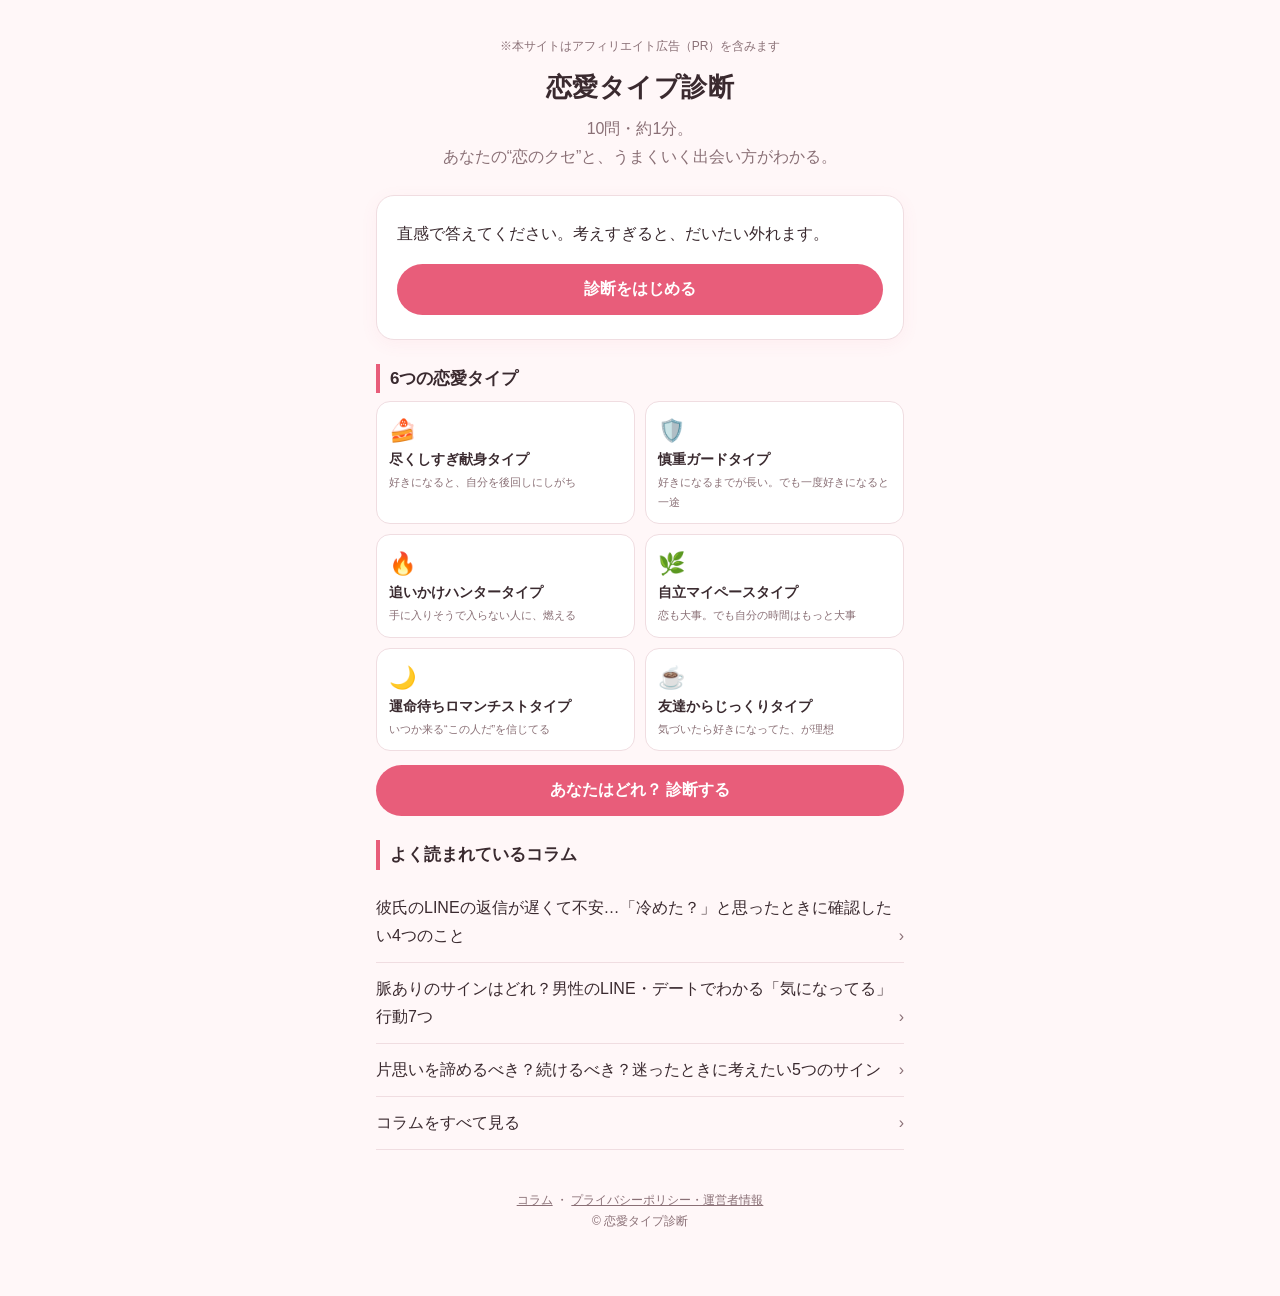
<file: index.html>
<!doctype html>
<html lang="ja">
<head>
<meta charset="utf-8">
<meta name="viewport" content="width=device-width,initial-scale=1">
<title>恋愛タイプ診断｜あなたの恋のクセ、10問でわかる</title>
<meta name="description" content="20代・30代女性のための恋愛タイプ診断。10問であなたの恋のクセと、うまくいく出会い方がわかります。">
<meta property="og:title" content="恋愛タイプ診断｜あなたの恋のクセ、10問でわかる">
<meta property="og:description" content="10問・約1分。あなたは6タイプのどれ？">
<meta property="og:type" content="website">
<style>
:root{
  --bg:#fff7f8;--card:#ffffff;--ink:#3a2a2f;--sub:#8a7076;--accent:#e85d7a;--accent2:#f7c6d0;--line:#f0dde1;
}
@media (prefers-color-scheme:dark){
  :root{--bg:#1f1719;--card:#2a2023;--ink:#f5e9ec;--sub:#bfa5ac;--accent:#ff7d97;--accent2:#5a3540;--line:#3d2d32;}
}
*{box-sizing:border-box}
body{margin:0;background:var(--bg);color:var(--ink);font-family:-apple-system,"Hiragino Sans","Noto Sans JP",sans-serif;line-height:1.75}
.wrap{max-width:560px;margin:0 auto;padding:24px 16px 64px}
.pr{font-size:12px;color:var(--sub);text-align:center;margin-bottom:8px}
h1{font-size:26px;text-align:center;margin:8px 0 4px;letter-spacing:.02em}
.lead{text-align:center;color:var(--sub);margin:0 0 24px}
.card{background:var(--card);border:1px solid var(--line);border-radius:18px;padding:24px 20px;box-shadow:0 4px 18px rgba(232,93,122,.06)}
.btn{display:block;width:100%;border:0;border-radius:999px;padding:15px;font-size:16px;font-weight:700;cursor:pointer;background:var(--accent);color:#fff;text-align:center;text-decoration:none}
.btn.ghost{background:transparent;color:var(--accent);border:2px solid var(--accent)}
.progress{height:6px;background:var(--line);border-radius:99px;overflow:hidden;margin-bottom:18px}
.progress i{display:block;height:100%;background:var(--accent);width:0;transition:width .3s}
.qno{font-size:13px;color:var(--accent);font-weight:700}
.q{font-size:18px;font-weight:700;margin:4px 0 18px}
.opt{display:block;width:100%;text-align:left;background:var(--bg);color:var(--ink);border:1.5px solid var(--line);border-radius:14px;padding:13px 16px;margin-bottom:10px;font-size:15px;cursor:pointer}
.opt:hover{border-color:var(--accent)}
.hidden{display:none}
.type-emoji{font-size:56px;text-align:center}
.type-name{font-size:22px;font-weight:800;text-align:center;margin:0}
.type-catch{text-align:center;color:var(--accent);font-weight:700;margin:4px 0 16px}
h2{font-size:17px;border-left:4px solid var(--accent);padding-left:10px;margin:24px 0 8px}
ul{padding-left:1.2em;margin:0}
.app{border:1px solid var(--line);border-radius:14px;padding:14px 16px;margin:10px 0}
.app b{font-size:16px}
.app p{margin:4px 0 10px;font-size:14px;color:var(--sub)}
.note{font-size:12px;color:var(--sub)}
.share{display:flex;gap:8px;margin-top:20px}
.share a{flex:1;font-size:14px;padding:12px}
.links{margin-top:12px}
.types{display:grid;grid-template-columns:1fr 1fr;gap:10px}
.types div{background:var(--card);border:1px solid var(--line);border-radius:14px;padding:12px;font-size:13px;line-height:1.5}
.types b{display:block;font-size:14px;margin:2px 0}
.types span{font-size:22px}
.types small{color:var(--sub)}
.links a{display:block;color:var(--ink);text-decoration:none;border-bottom:1px solid var(--line);padding:12px 0}
.links a::after{content:"›";float:right;color:var(--sub)}
footer{text-align:center;font-size:12px;color:var(--sub);margin-top:40px}
footer a{color:var(--sub)}
</style>
<script src="config.js"></script>
<script src="site.js"></script>
</head>
<body>
<div class="wrap">
  <p class="pr">※本サイトはアフィリエイト広告（PR）を含みます</p>

  <!-- スタート -->
  <section id="start">
    <h1>恋愛タイプ診断</h1>
    <p class="lead">10問・約1分。<br>あなたの“恋のクセ”と、うまくいく出会い方がわかる。</p>
    <div class="card">
      <p style="margin-top:0">直感で答えてください。考えすぎると、だいたい外れます。</p>
      <button class="btn" onclick="startQuiz()">診断をはじめる</button>
    </div>

    <h2>6つの恋愛タイプ</h2>
    <div class="types" id="typeGrid"></div>
    <button class="btn" style="margin-top:14px" onclick="startQuiz()">あなたはどれ？ 診断する</button>

    <h2>よく読まれているコラム</h2>
    <div class="links">
      <a href="column/line-slow.html">彼氏のLINEの返信が遅くて不安…「冷めた？」と思ったときに確認したい4つのこと</a>
      <a href="column/myakuari.html">脈ありのサインはどれ？男性のLINE・デートでわかる「気になってる」行動7つ</a>
      <a href="column/kataomoi.html">片思いを諦めるべき？続けるべき？迷ったときに考えたい5つのサイン</a>
      <a href="column/">コラムをすべて見る</a>
    </div>
  </section>

  <!-- 質問 -->
  <section id="quiz" class="hidden">
    <div class="progress"><i id="bar"></i></div>
    <div class="card">
      <div class="qno" id="qno"></div>
      <div class="q" id="qtext"></div>
      <div id="opts"></div>
    </div>
  </section>

  <!-- 結果 -->
  <section id="result" class="hidden">
    <div class="card">
      <p style="text-align:center;margin:0;color:var(--sub)">あなたは…</p>
      <div class="type-emoji" id="rEmoji"></div>
      <p class="type-name" id="rName"></p>
      <p class="type-catch" id="rCatch"></p>
      <p id="rDesc"></p>

      <h2>恋でやりがちなこと</h2>
      <ul id="rHabit"></ul>

      <h2>うまくいくコツ</h2>
      <ul id="rTips"></ul>

      <h2>相性がいい相手</h2>
      <p id="rMatch" style="margin:0"></p>

      <h2>あなたに向いている出会い方</h2>
      <p id="rMeet" style="margin:0 0 6px"></p>
      <div class="aff-box">
        <div id="rApps"></div>
        <p class="note">※PR｜マッチングアプリは18歳以上（高校生不可）のみ利用できます。</p>
      </div>

      <div class="aff-box">
        <h2>気になる人がいるなら、占いで相談</h2>
        <p id="rUranaiLead" style="margin:0 0 6px"></p>
        <div id="rUranai"></div>
        <p class="note">※PR｜占いは娯楽としてお楽しみください。料金・年齢などの利用条件は各公式サイトでご確認ください。</p>
      </div>

      <div class="share">
        <a class="btn" id="shareX" target="_blank" rel="noopener" onclick="track('share',{method:'x'})">Xでシェア</a>
        <a class="btn" id="shareLine" target="_blank" rel="noopener" style="background:#06c755" onclick="track('share',{method:'line'})">LINEで送る</a>
      </div>
      <button class="btn ghost" style="margin-top:10px" onclick="location.href=location.pathname">自分も診断する／もう一度</button>
    </div>
    <div class="links">
      <a id="rColumn" href="column/">このタイプ向けのコラムを読む</a>
    </div>
  </section>

  <footer>
    <a href="column/">コラム</a> ・ <a href="privacy.html">プライバシーポリシー・運営者情報</a><br>
    © 恋愛タイプ診断
  </footer>
</div>

<script>
/* サービス名・URLは config.js で管理 */

/* ===== 6タイプ ===== */
const TYPES = {
  tsukusu:{emoji:"🍰",name:"尽くしすぎ献身タイプ",catch:"好きになると、自分を後回しにしがち",
    desc:"相手の喜ぶ顔が何よりのごほうび。気が利くし、一緒にいて居心地がいいと言われるはず。ただ、頑張りすぎて「都合のいい人」扱いされたり、尽くした分の見返りがなくて急に冷めたりすることも。",
    habit:["LINEの返信は相手のペースに合わせる","デート代を多めに出してしまう","「重いかな」と思って本音を言えない"],
    tips:["“してあげたいこと”の前に“してほしいこと”を1つ伝える","尽くすのは付き合ってから。最初はもらう側に回る","自分の予定を先に埋めておく"],
    match:"ありがとうをちゃんと言える、マメな人",
    meet:"最初から真剣な人が多い場所の方が、あなたの優しさがちゃんと届きます。",apps:["ikukuru","omiai","with"],uranaiLead:"彼が本当はどう思っているのか。尽くしすぎる前に、一度プロに聞いてみるのもアリです。",uranai:["coconala","vernis", "linetalk"],col:"column/tsukusu.html"},
  guard:{emoji:"🛡️",name:"慎重ガードタイプ",catch:"好きになるまでが長い。でも一度好きになると一途",
    desc:"人を見る目はしっかり。軽いノリの誘いにはまず乗りません。その慎重さで失敗は少ないけれど、「いい人だけど何考えてるかわからない」と思われて、チャンスを逃していることも。",
    habit:["3回目のデートまで態度を決めない","褒められても素直に受け取れない","気づいたら相手が他の人と付き合っていた"],
    tips:["“まだ好きかわからない”を正直に伝えてOK","会う前のメッセージで価値観を確認しておく","1回目は短時間のお茶にしてハードルを下げる"],
    match:"急かさず待ってくれる、穏やかな人",
    meet:"会う前にじっくりやりとりできる場所が安心です。",apps:["ikukuru","with","pairs"],uranaiLead:"「この人で大丈夫？」と迷ったら、第三者の目線を借りると決めやすくなります。",uranai:["coconala","linetalk", "pureri"],col:"column/guard.html"},
  hunter:{emoji:"🔥",name:"追いかけハンタータイプ",catch:"手に入りそうで入らない人に、燃える",
    desc:"好きになったら自分から動ける行動派。恋のスタートダッシュは誰より速いです。ただ、追いかけている間が一番楽しくて、手に入ると急に冷めるパターンにも心当たりがあるはず。",
    habit:["返信が遅い人ほど気になる","優しすぎる人に物足りなさを感じる","付き合って3か月で冷める"],
    tips:["“ドキドキ”と“安心”は別物だと覚えておく","冷めかけたら、相手の好きなところを3つ書き出す","刺激はデートの中身でつくる"],
    match:"自分の世界を持っていて、ほどよく距離感のある人",
    meet:"出会いの数が多い場所で、たくさん会ってみるのが近道。",apps:["ikukuru","tapple","pairs"],uranaiLead:"追いかけている彼の気持ち、脈はあるのか。ひとりで考え込む前に相談してみて。",uranai:["coconala","pureri", "vernis"],col:"column/hunter.html"},
  jiritsu:{emoji:"🌿",name:"自立マイペースタイプ",catch:"恋も大事。でも自分の時間はもっと大事",
    desc:"仕事も趣味も充実していて、恋愛に依存しない大人なタイプ。一緒にいてラクと言われます。ただ、ひとりで完結できすぎて、相手が「必要とされてない」と感じて離れていくことも。",
    habit:["忙しいと連絡を3日放置する","頼るのが苦手で全部自分でやる","「結婚願望ある？」と聞かれて困る"],
    tips:["小さなお願いを1つしてみる（頼られると人は嬉しい）","会う頻度・連絡頻度は最初にすり合わせる","趣味が合う人を探すと自然に続く"],
    match:"同じく自立していて、束縛しない人",
    meet:"趣味や価値観でつながれる場所が向いています。",apps:["ikukuru","pairs","with"],uranaiLead:"忙しくて恋を後回しにしがちなあなたは、出会いのタイミングを占ってもらうのもおすすめ。",uranai:["coconala","linetalk", "vernis"],col:"column/jiritsu.html"},
  romance:{emoji:"🌙",name:"運命待ちロマンチストタイプ",catch:"いつか来る“この人だ”を信じてる",
    desc:"恋に対してまっすぐで、理想がはっきりしているタイプ。妥協しないのは素敵なこと。ただ、「自然な出会い」にこだわりすぎて、気づけば出会いの数そのものが少なくなっているかも。",
    habit:["ドラマみたいな出会いを待っている","第一印象でナシ判定しがち","元カレと比べてしまう"],
    tips:["“運命”は2回目以降に感じることが多いと知る","理想の条件を3つまでに絞る","出会い方はきっかけでしかない、と割り切る"],
    match:"記念日やサプライズを大事にしてくれる人",
    meet:"きっかけは何でもOK。真剣な人が多い場所なら、運命もそこにいます。",apps:["ikukuru","zexy","omiai"],uranaiLead:"運命の人はいつ現れる？ ロマンチストなあなたと、占いは相性抜群です。",uranai:["coconala","vernis", "pureri"],col:"column/romance.html"},
  tomodachi:{emoji:"☕",name:"友達からじっくりタイプ",catch:"気づいたら好きになってた、が理想",
    desc:"恋愛より先に“人として好き”から入るタイプ。長続きしやすく、付き合ってからの安定感は抜群。ただ、仲良くなりすぎて友達のまま終わる、を何度か経験していませんか？",
    habit:["いい感じの人と“親友”になってしまう","自分から好意を見せるのが恥ずかしい","告白されるまで待ってしまう"],
    tips:["2人きりで会う回数を意識して増やす","1回だけ“特別扱い”をしてみる","友達に戻れないラインを怖がらない"],
    match:"会話のテンポが合う、聞き上手な人",
    meet:"いきなり恋人探しより、会話を重ねられる場所が合っています。",apps:["ikukuru","with","pairs"],uranaiLead:"友達止まりの彼と、恋人になれる可能性は？ 進むか待つか、相談してみて。",uranai:["coconala","pureri", "linetalk"],col:"column/tomodachi.html"},
};

/* ===== 質問（各選択肢がどのタイプに加点するか） ===== */
const QUESTIONS = [
  {q:"気になる人からのLINE。返信はどうする？",o:[
    ["すぐ返す。待たせたくない",{tsukusu:2}],["あえて少し時間をおく",{hunter:2}],["気づいたときに返す",{jiritsu:2}],["何度も書き直してから送る",{guard:1,romance:1}]]},
  {q:"休日の理想の過ごし方は？",o:[
    ["恋人の行きたい場所に付き合う",{tsukusu:2}],["ひとりでカフェや趣味",{jiritsu:2}],["友達とワイワイ",{tomodachi:2}],["映画や漫画で恋愛ものに浸る",{romance:2}]]},
  {q:"「いいな」と思う人の特徴は？",o:[
    ["ちょっとミステリアス",{hunter:2}],["話していてラク",{tomodachi:2}],["誠実で約束を守る",{guard:2}],["夢や目標がある",{romance:1,jiritsu:1}]]},
  {q:"初デートで一番気になることは？",o:[
    ["相手が楽しんでるか",{tsukusu:2}],["この人、信用できるか",{guard:2}],["会話が続くか",{tomodachi:2}],["ときめきがあるか",{romance:1,hunter:1}]]},
  {q:"恋人とケンカ。どうなりがち？",o:[
    ["自分が先に謝る",{tsukusu:2}],["黙って距離をおく",{guard:1,jiritsu:1}],["ちゃんと話し合いたい",{tomodachi:2}],["感情的になってしまう",{hunter:1,romance:1}]]},
  {q:"恋が終わる理由で多いのは？",o:[
    ["尽くしすぎて疲れる",{tsukusu:2}],["なんとなく冷める",{hunter:2}],["忙しくてすれ違う",{jiritsu:2}],["始まらないまま終わる",{guard:1,tomodachi:1}]]},
  {q:"友達に恋愛相談されたら？",o:[
    ["とことん付き合う",{tsukusu:1,tomodachi:1}],["冷静に分析して答える",{guard:2}],["「行っちゃえ！」と背中を押す",{hunter:2}],["一緒に運命を信じる",{romance:2}]]},
  {q:"告白はどっちから？",o:[
    ["されたい。理想のシチュエーションで",{romance:2}],["自分から行く",{hunter:2}],["確信が持てるまでしない",{guard:2}],["自然な流れで、いつの間にか",{tomodachi:2}]]},
  {q:"恋人に一番求めるものは？",o:[
    ["必要としてくれること",{tsukusu:2}],["お互いの時間の尊重",{jiritsu:2}],["安心感",{guard:1,tomodachi:1}],["ドキドキ",{hunter:1,romance:1}]]},
  {q:"今のあなたの恋愛に一番近いのは？",o:[
    ["好きな人はいるけど進展しない",{tomodachi:1,guard:1}],["出会いがない",{romance:2}],["いつも同じパターンで失敗する",{tsukusu:1,hunter:1}],["今は仕事や趣味優先",{jiritsu:2}]]},
];

let idx=0; const score={};
Object.keys(TYPES).forEach(k=>score[k]=0);
const $=id=>document.getElementById(id);

function startQuiz(){ track("diag_start"); $("start").classList.add("hidden"); $("quiz").classList.remove("hidden"); render(); }
function render(){
  const q=QUESTIONS[idx];
  $("bar").style.width=(idx/QUESTIONS.length*100)+"%";
  $("qno").textContent=`Q${idx+1} / ${QUESTIONS.length}`;
  $("qtext").textContent=q.q;
  $("opts").innerHTML="";
  q.o.forEach(([label,pts])=>{
    const b=document.createElement("button"); b.className="opt"; b.textContent=label;
    b.onclick=()=>{ for(const k in pts) score[k]+=pts[k]; idx++; idx<QUESTIONS.length?render():showResult(); };
    $("opts").appendChild(b);
  });
}
function showResult(key){
  if(!key){ /* 同点のときはランダム（先頭タイプに偏らないように） */
    const max=Math.max(...Object.values(score));
    const top=Object.keys(score).filter(k=>score[k]===max);
    key=top[Math.floor(Math.random()*top.length)];
    track("diag_complete",{type:key});
  }
  const t=TYPES[key];
  history.replaceState(null,"","?type="+key);
  $("quiz").classList.add("hidden"); $("start").classList.add("hidden"); $("result").classList.remove("hidden");
  $("rEmoji").textContent=t.emoji; $("rName").textContent=t.name; $("rCatch").textContent=t.catch;
  $("rDesc").textContent=t.desc; $("rMatch").textContent=t.match; $("rMeet").textContent=t.meet;
  $("rHabit").innerHTML=t.habit.map(s=>`<li>${s}</li>`).join("");
  $("rTips").innerHTML=t.tips.map(s=>`<li>${s}</li>`).join("");
  $("rApps").innerHTML=t.apps.map(a=>affCard(a,"result_app")).join("");
  $("rUranaiLead").textContent=t.uranaiLead;
  $("rUranai").innerHTML=t.uranai.map(a=>affCard(a,"result_uranai")).join("");
  applyAff($("result"));
  $("rColumn").href=t.col;
  const url=location.origin+location.pathname+"?type="+key;
  const text=`私は「${t.name}」でした🫣 ${t.catch}\n#恋愛タイプ診断`;
  $("shareX").href="https://twitter.com/intent/tweet?text="+encodeURIComponent(text)+"&url="+encodeURIComponent(url);
  $("shareLine").href="https://social-plugins.line.me/lineit/share?url="+encodeURIComponent(url);
  window.scrollTo(0,0);
}
/* トップの6タイプ一覧 */
$("typeGrid").innerHTML=Object.values(TYPES).map(t=>`<div><span>${t.emoji}</span><b>${t.name}</b><small>${t.catch}</small></div>`).join("");

/* シェアURL（?type=xxx）から来た人には結果を直接表示 */
const shared=new URLSearchParams(location.search).get("type");
if(shared && TYPES[shared]) showResult(shared);
</script>
</body>
</html>
</file>
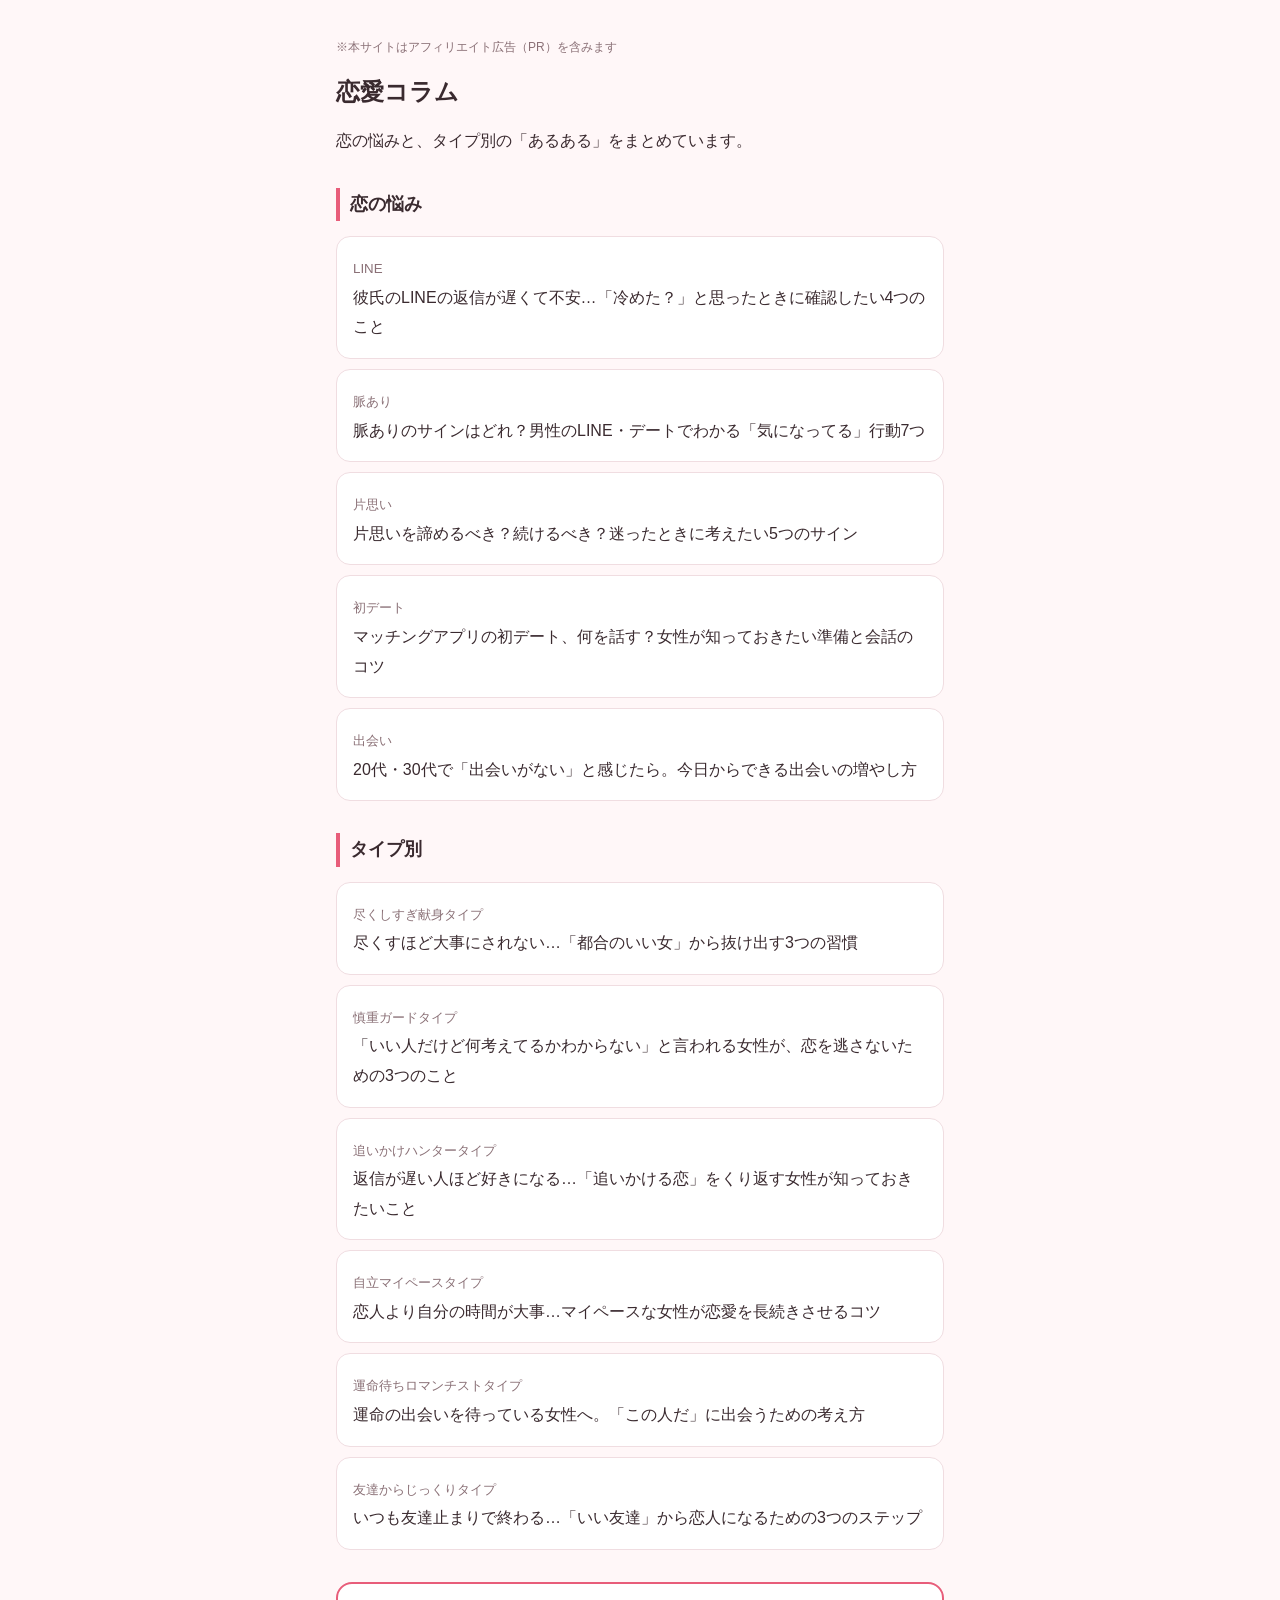
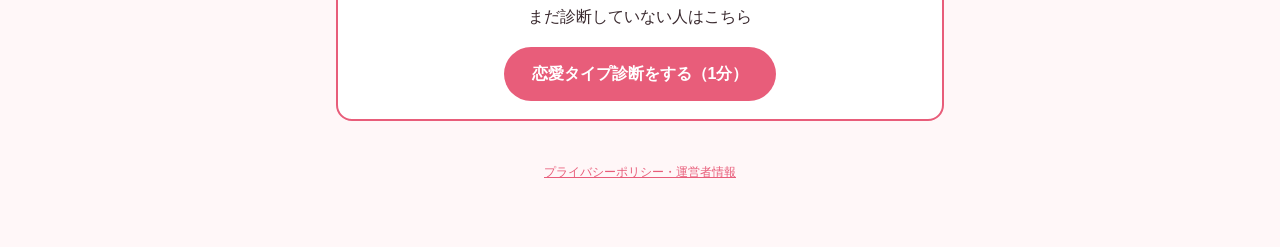
<file: column/index.html>
<!doctype html>
<html lang="ja"><head><meta charset="utf-8"><meta name="viewport" content="width=device-width,initial-scale=1">
<title>恋愛コラム｜恋愛タイプ診断</title><link rel="stylesheet" href="style.css">
<script src="../config.js"></script>
<script src="../site.js"></script></head>
<body><div class="wrap">
<p class="pr">※本サイトはアフィリエイト広告（PR）を含みます</p>
<h1>恋愛コラム</h1>
<p>恋の悩みと、タイプ別の「あるある」をまとめています。</p>

<h2>恋の悩み</h2>
<div class="list">
  <a href="line-slow.html"><small>LINE</small><br>彼氏のLINEの返信が遅くて不安…「冷めた？」と思ったときに確認したい4つのこと</a>
  <a href="myakuari.html"><small>脈あり</small><br>脈ありのサインはどれ？男性のLINE・デートでわかる「気になってる」行動7つ</a>
  <a href="kataomoi.html"><small>片思い</small><br>片思いを諦めるべき？続けるべき？迷ったときに考えたい5つのサイン</a>
  <a href="first-date.html"><small>初デート</small><br>マッチングアプリの初デート、何を話す？女性が知っておきたい準備と会話のコツ</a>
  <a href="deai-nai.html"><small>出会い</small><br>20代・30代で「出会いがない」と感じたら。今日からできる出会いの増やし方</a>
</div>

<h2>タイプ別</h2>
<div class="list">
  <a href="tsukusu.html"><small>尽くしすぎ献身タイプ</small><br>尽くすほど大事にされない…「都合のいい女」から抜け出す3つの習慣</a>
  <a href="guard.html"><small>慎重ガードタイプ</small><br>「いい人だけど何考えてるかわからない」と言われる女性が、恋を逃さないための3つのこと</a>
  <a href="hunter.html"><small>追いかけハンタータイプ</small><br>返信が遅い人ほど好きになる…「追いかける恋」をくり返す女性が知っておきたいこと</a>
  <a href="jiritsu.html"><small>自立マイペースタイプ</small><br>恋人より自分の時間が大事…マイペースな女性が恋愛を長続きさせるコツ</a>
  <a href="romance.html"><small>運命待ちロマンチストタイプ</small><br>運命の出会いを待っている女性へ。「この人だ」に出会うための考え方</a>
  <a href="tomodachi.html"><small>友達からじっくりタイプ</small><br>いつも友達止まりで終わる…「いい友達」から恋人になるための3つのステップ</a>
</div>
<div class="cta"><p style="margin-top:0">まだ診断していない人はこちら</p><a class="btn" href="../">恋愛タイプ診断をする（1分）</a></div>
<footer><a href="../privacy.html">プライバシーポリシー・運営者情報</a></footer>
</div></body></html>
</file>
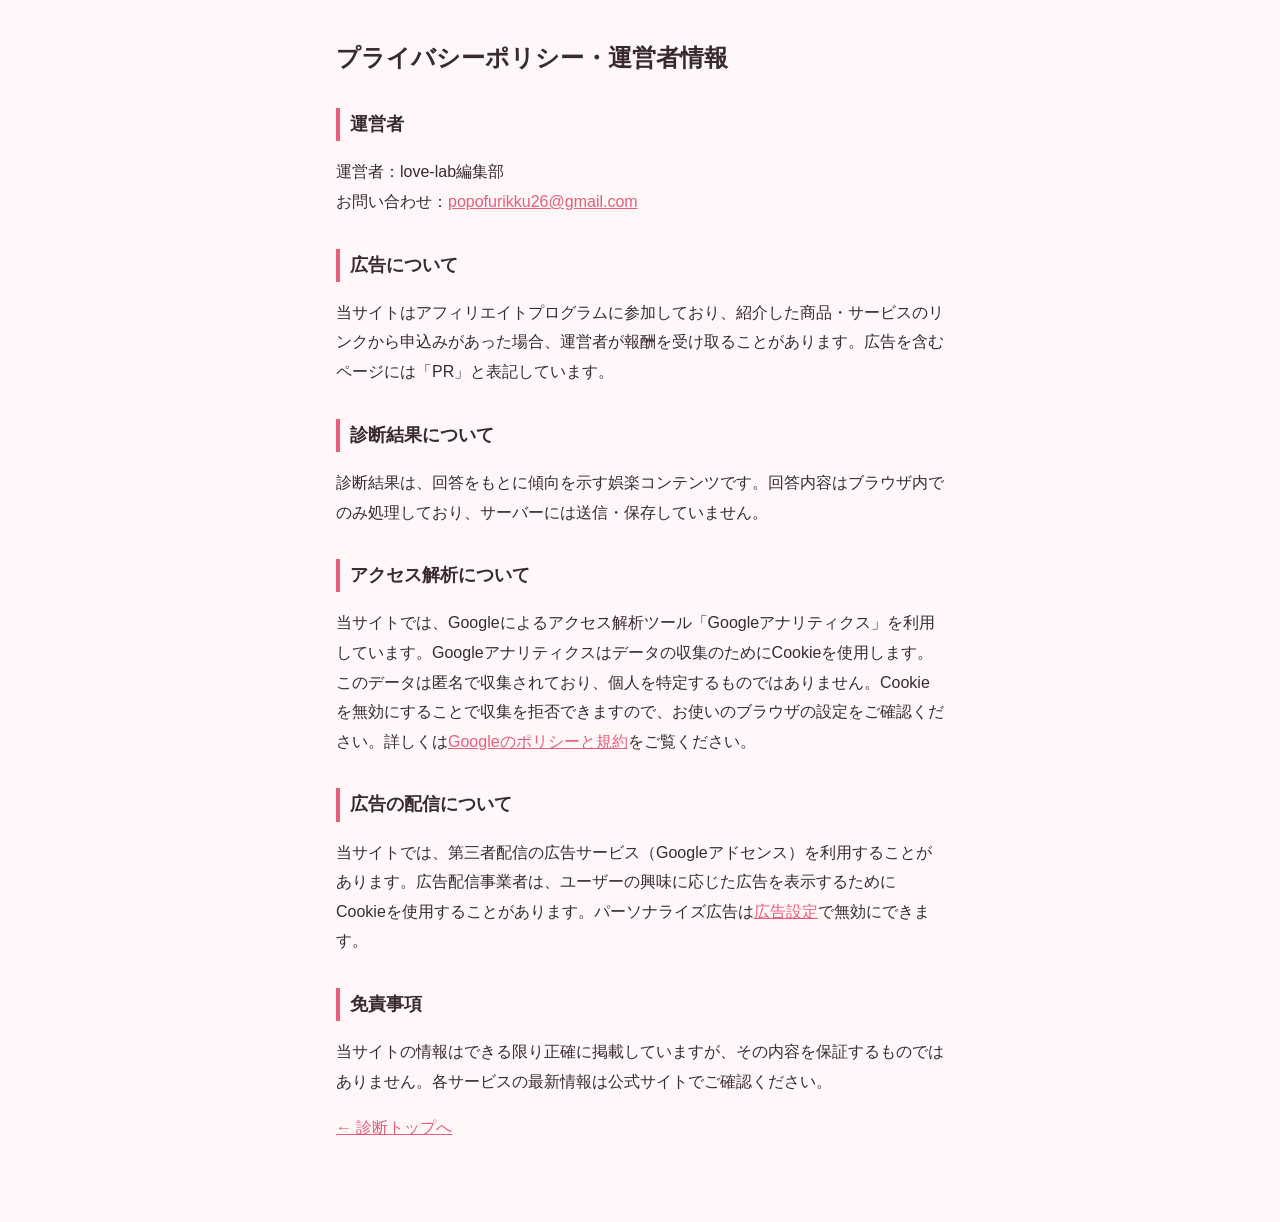
<file: privacy.html>
<!doctype html>
<html lang="ja"><head><meta charset="utf-8"><meta name="viewport" content="width=device-width,initial-scale=1">
<title>プライバシーポリシー・運営者情報｜恋愛タイプ診断</title><link rel="stylesheet" href="column/style.css">
<script src="config.js"></script>
<script src="site.js"></script></head>
<body><div class="wrap">
<h1>プライバシーポリシー・運営者情報</h1>
<h2>運営者</h2>
<p>運営者：love-lab編集部<br>お問い合わせ：<a href="mailto:popofurikku26@gmail.com">popofurikku26@gmail.com</a></p>
<h2>広告について</h2>
<p>当サイトはアフィリエイトプログラムに参加しており、紹介した商品・サービスのリンクから申込みがあった場合、運営者が報酬を受け取ることがあります。広告を含むページには「PR」と表記しています。</p>
<h2>診断結果について</h2>
<p>診断結果は、回答をもとに傾向を示す娯楽コンテンツです。回答内容はブラウザ内でのみ処理しており、サーバーには送信・保存していません。</p>
<h2>アクセス解析について</h2>
<p>当サイトでは、Googleによるアクセス解析ツール「Googleアナリティクス」を利用しています。Googleアナリティクスはデータの収集のためにCookieを使用します。このデータは匿名で収集されており、個人を特定するものではありません。Cookieを無効にすることで収集を拒否できますので、お使いのブラウザの設定をご確認ください。詳しくは<a href="https://policies.google.com/technologies/partner-sites?hl=ja" target="_blank" rel="noopener">Googleのポリシーと規約</a>をご覧ください。</p>
<h2>広告の配信について</h2>
<p>当サイトでは、第三者配信の広告サービス（Googleアドセンス）を利用することがあります。広告配信事業者は、ユーザーの興味に応じた広告を表示するためにCookieを使用することがあります。パーソナライズ広告は<a href="https://adssettings.google.com/" target="_blank" rel="noopener">広告設定</a>で無効にできます。</p>
<h2>免責事項</h2>
<p>当サイトの情報はできる限り正確に掲載していますが、その内容を保証するものではありません。各サービスの最新情報は公式サイトでご確認ください。</p>
<p><a href="./">← 診断トップへ</a></p>
</div></body></html>
</file>
<file: column/style.css>
:root{--bg:#fff7f8;--card:#fff;--ink:#3a2a2f;--sub:#8a7076;--accent:#e85d7a;--line:#f0dde1}
@media (prefers-color-scheme:dark){:root{--bg:#1f1719;--card:#2a2023;--ink:#f5e9ec;--sub:#bfa5ac;--accent:#ff7d97;--line:#3d2d32}}
*{box-sizing:border-box}
body{margin:0;background:var(--bg);color:var(--ink);font-family:-apple-system,"Hiragino Sans","Noto Sans JP",sans-serif;line-height:1.85}
.wrap{max-width:640px;margin:0 auto;padding:24px 16px 64px}
.pr{font-size:12px;color:var(--sub)}
h1{font-size:24px;line-height:1.5}
h2{font-size:18px;border-left:4px solid var(--accent);padding-left:10px;margin-top:32px}
a{color:var(--accent)}
.list a{display:block;background:var(--card);border:1px solid var(--line);border-radius:14px;padding:16px;margin:10px 0;color:var(--ink);text-decoration:none}
.list small{color:var(--sub)}
.cta{background:var(--card);border:2px solid var(--accent);border-radius:16px;padding:18px;margin:32px 0;text-align:center}
.btn{display:inline-block;background:var(--accent);color:#fff;border-radius:999px;padding:12px 28px;font-weight:700;text-decoration:none}
footer{text-align:center;font-size:12px;color:var(--sub);margin-top:40px}
</file>
